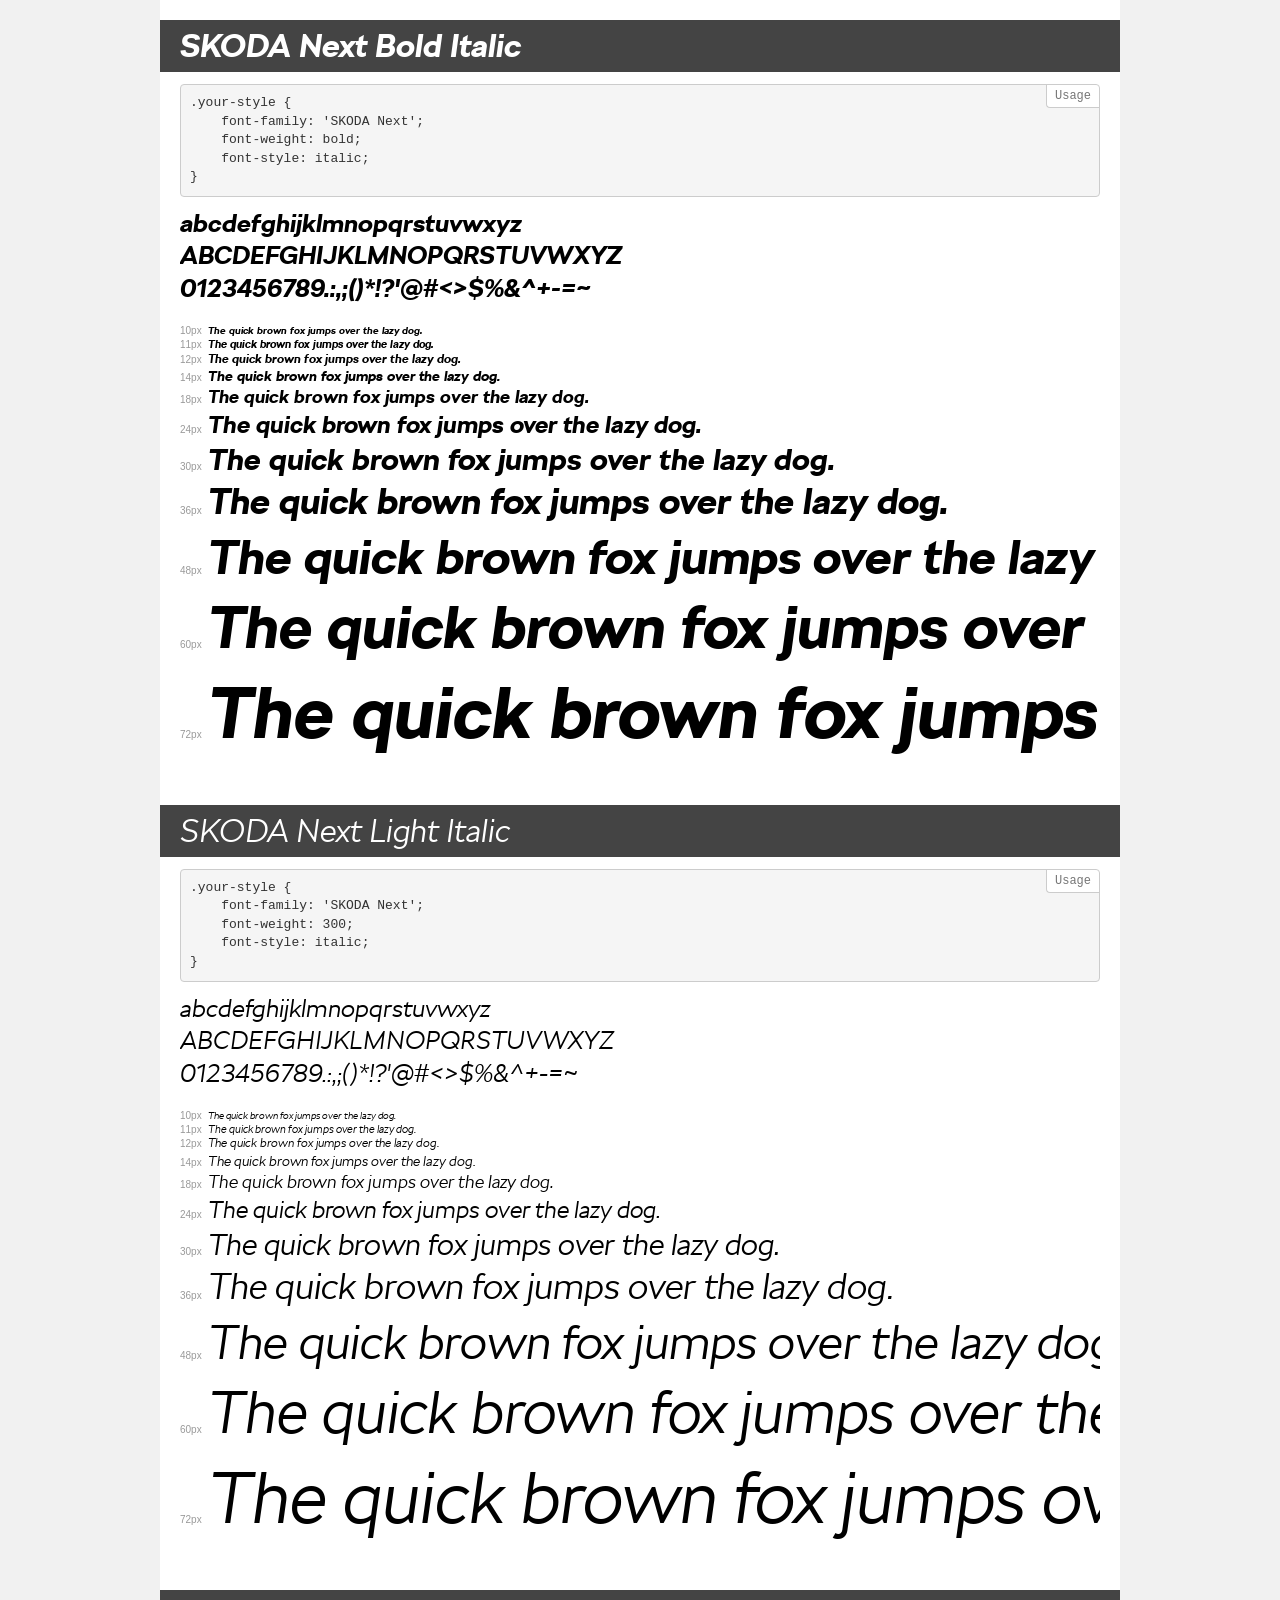
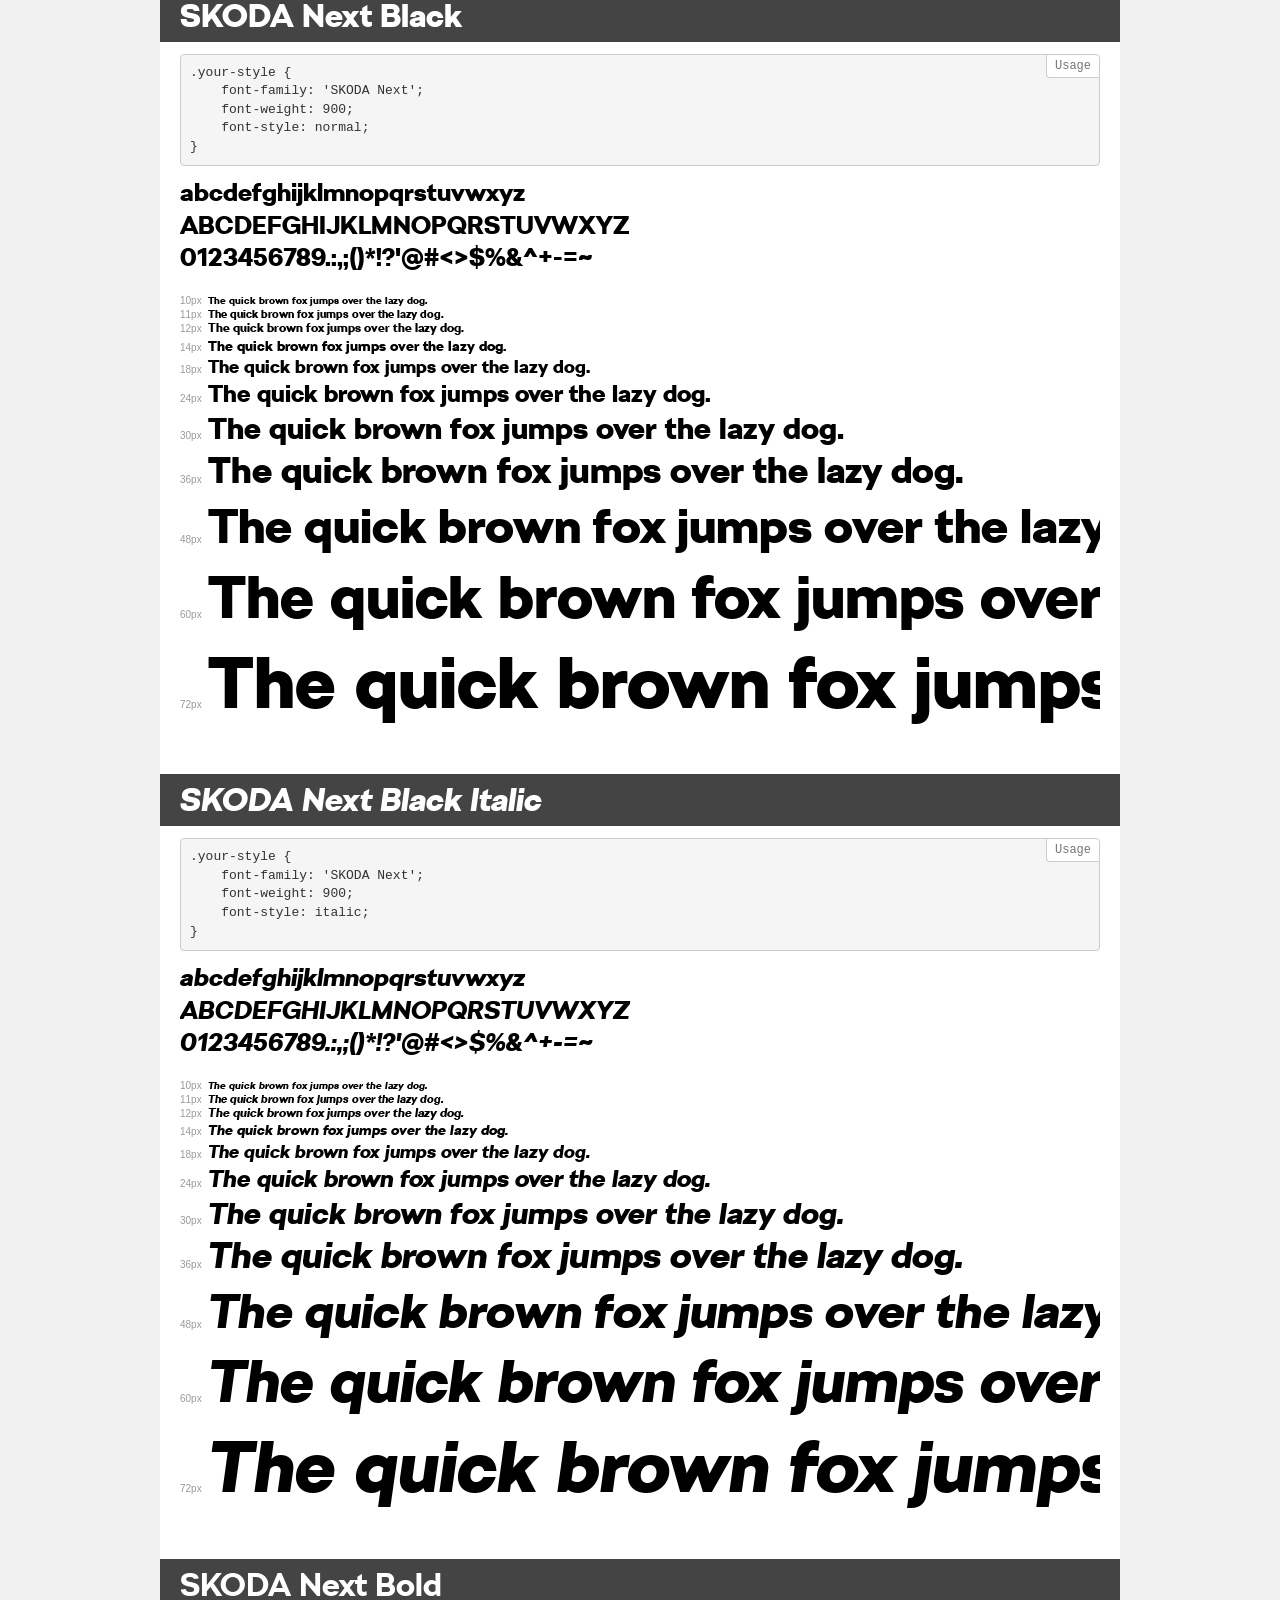
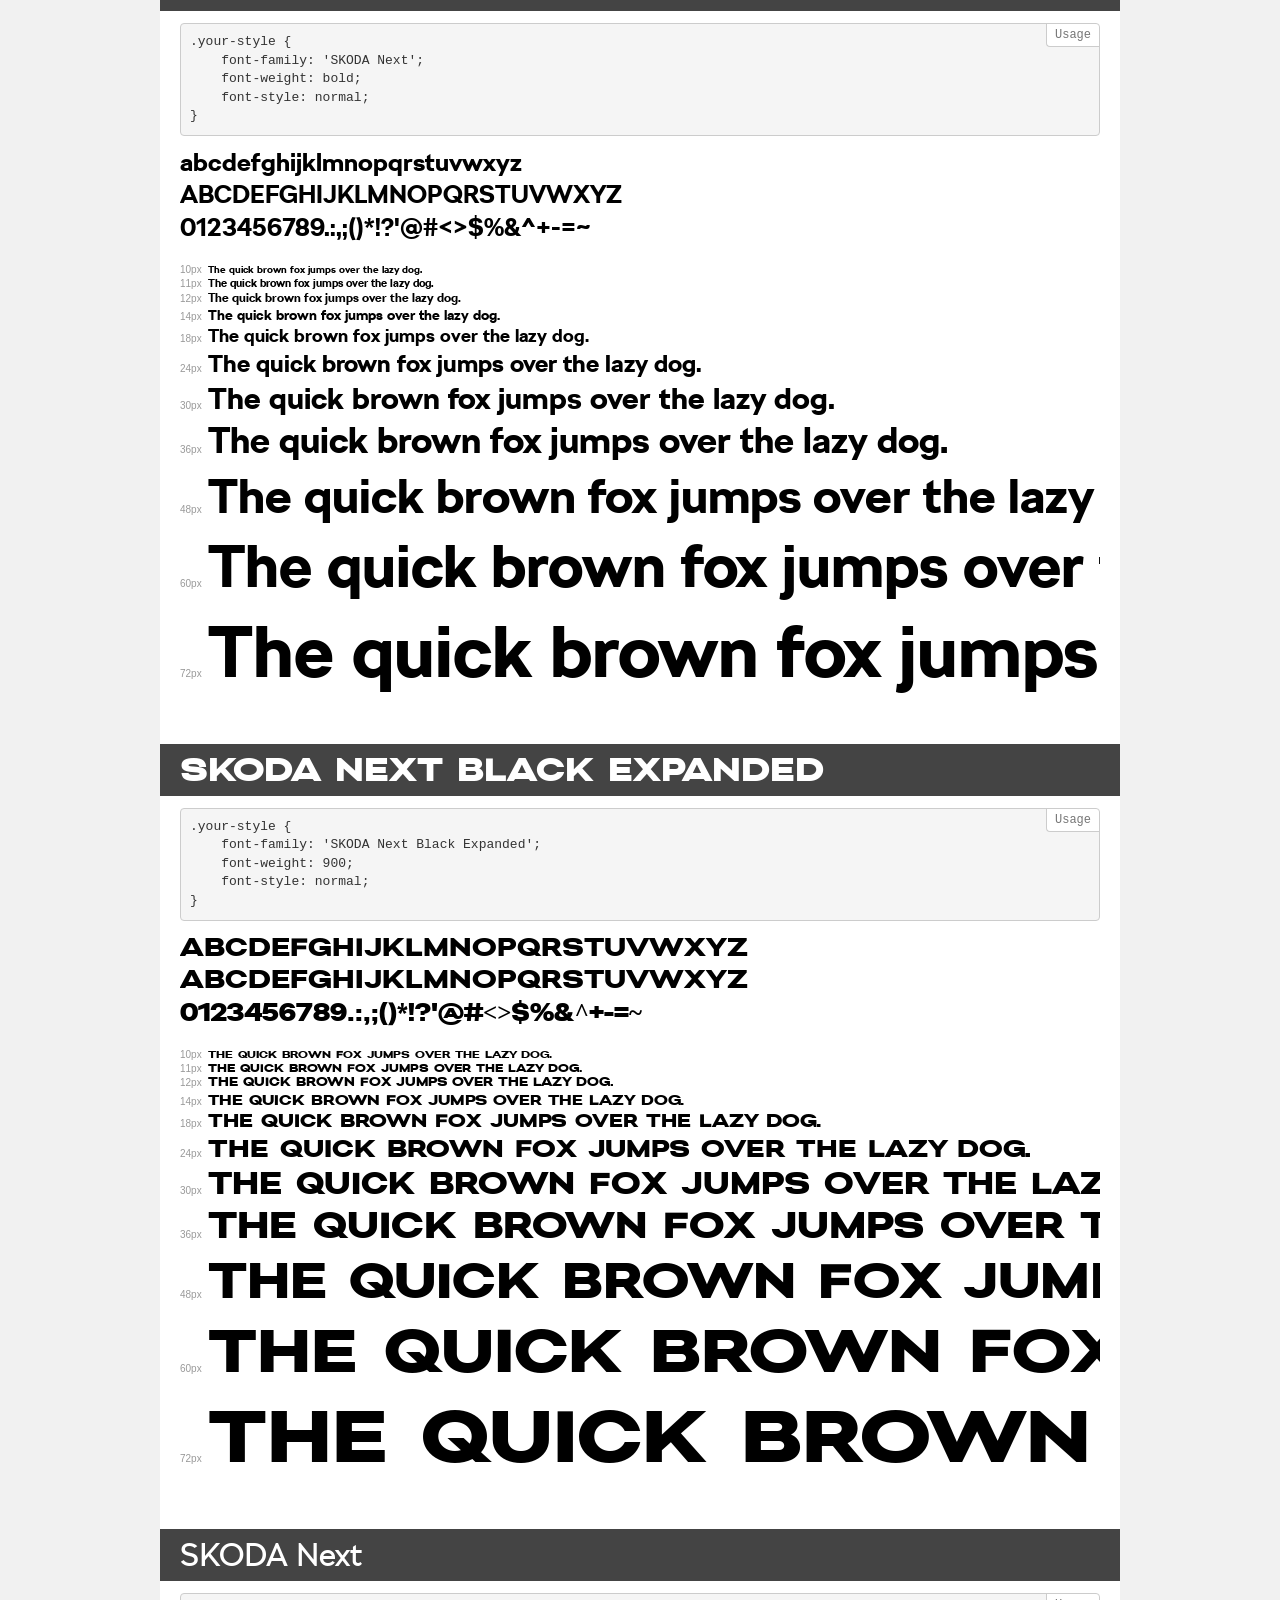
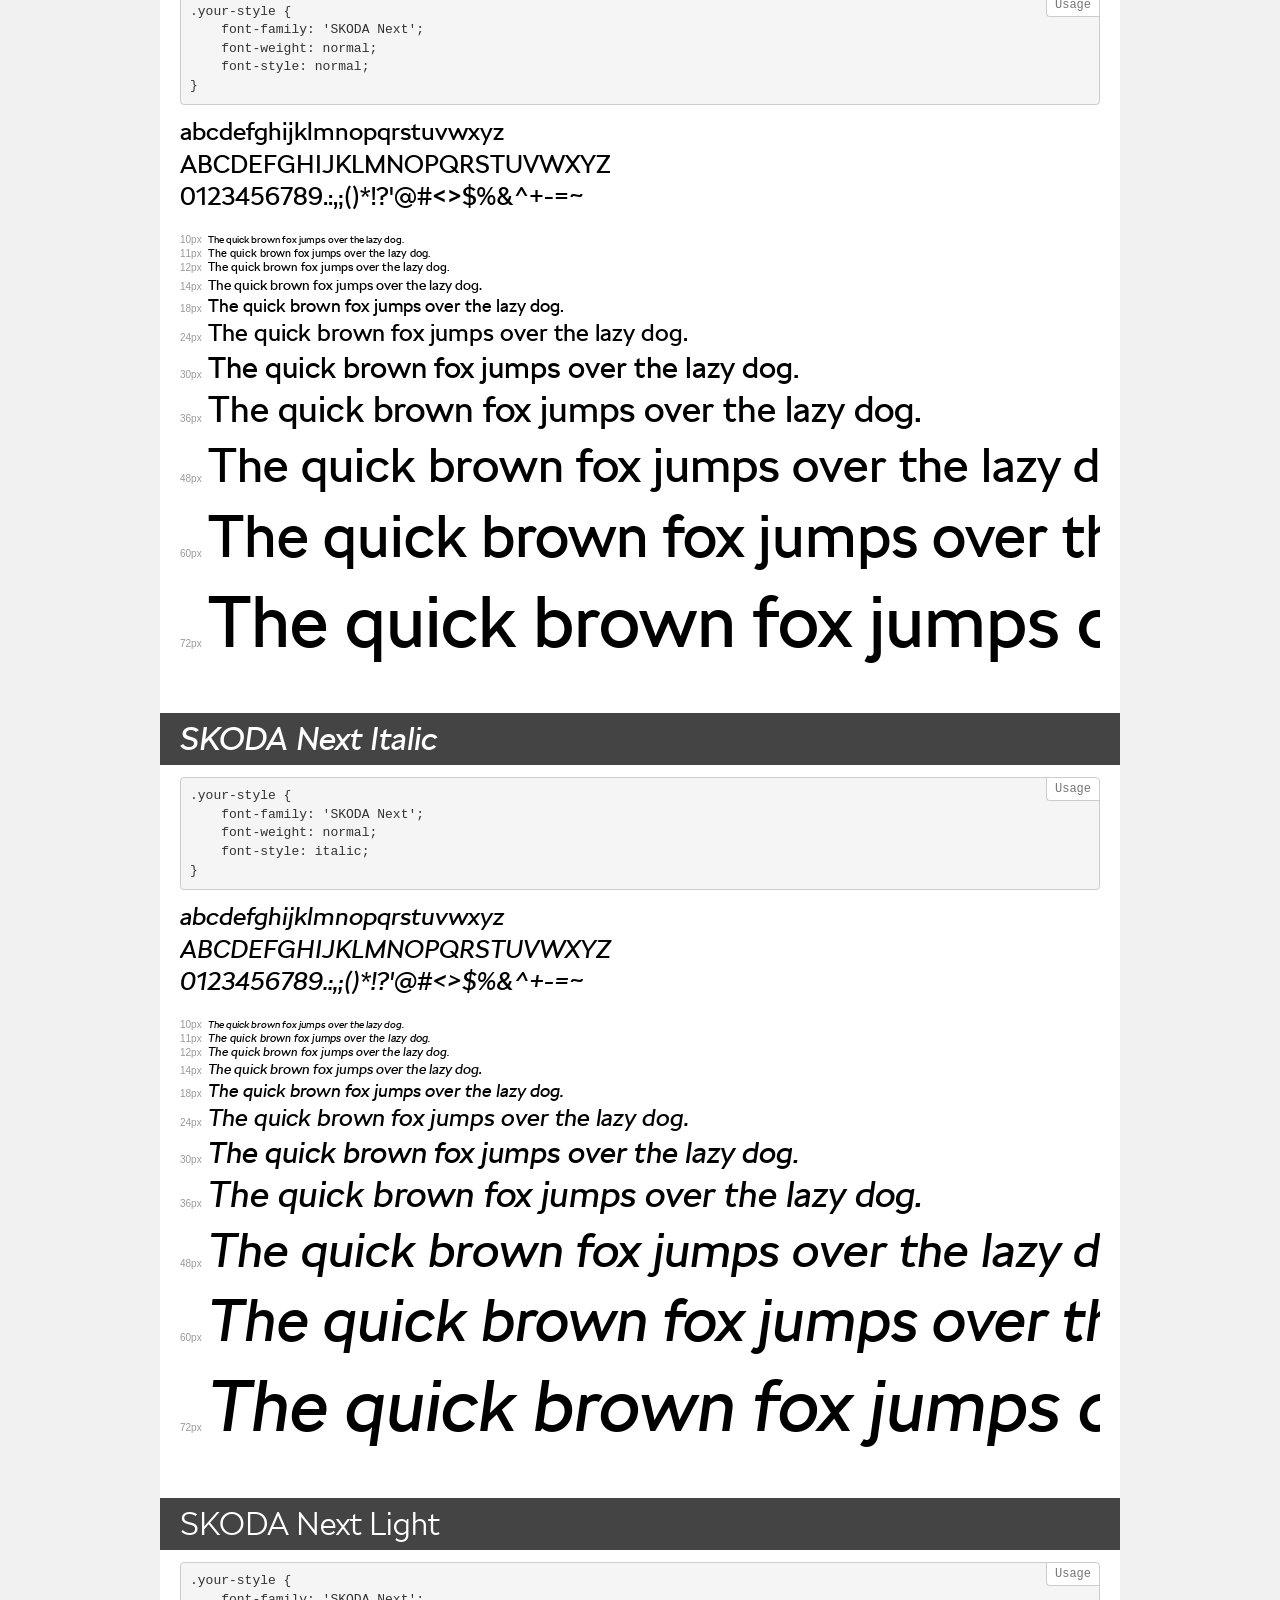
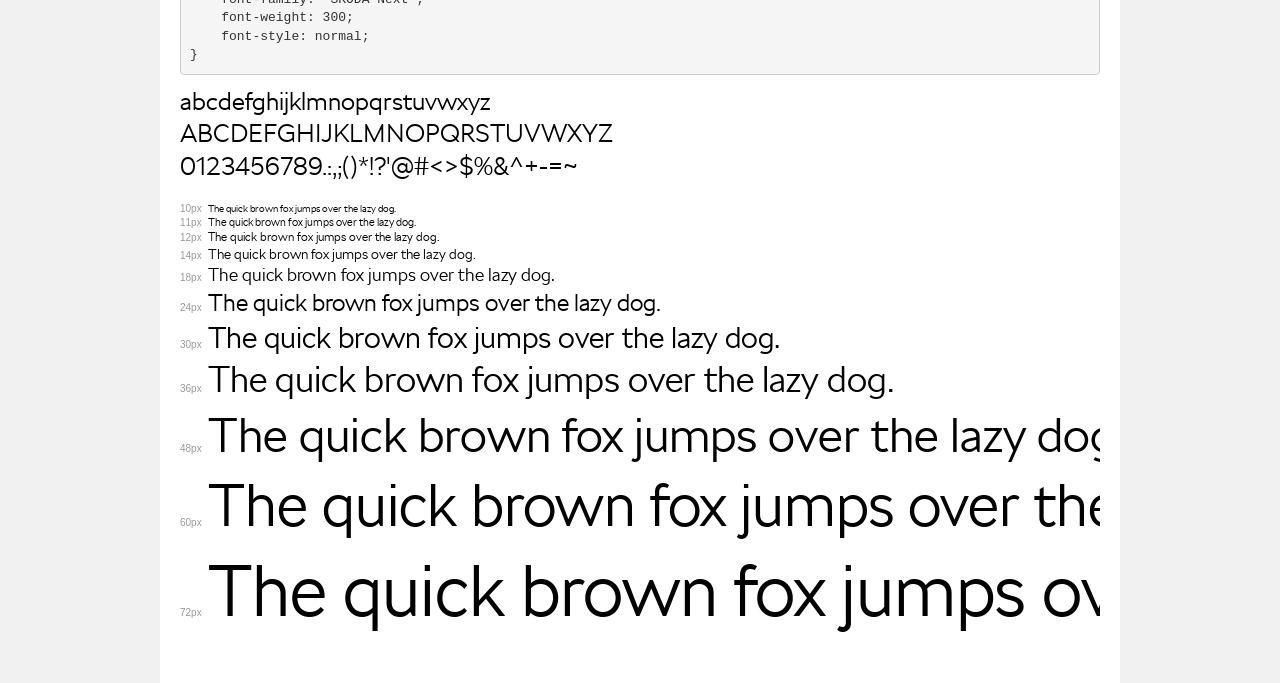
<file: Media/font/demo.html>
<!DOCTYPE html>
<html>
<head>
    <meta charset="utf-8">
    <meta http-equiv="X-UA-Compatible" content="IE=edge">
    <meta name="viewport" content="width=device-width, initial-scale=1">
    <meta name="robots" content="noindex, noarchive">
    <meta name="format-detection" content="telephone=no">
    <title>Transfonter demo</title>
    <link href="stylesheet.css" rel="stylesheet">
    <style>
        /*
        http://meyerweb.com/eric/tools/css/reset/
        v2.0 | 20110126
        License: none (public domain)
        */
        html, body, div, span, applet, object, iframe,
        h1, h2, h3, h4, h5, h6, p, blockquote, pre,
        a, abbr, acronym, address, big, cite, code,
        del, dfn, em, img, ins, kbd, q, s, samp,
        small, strike, strong, sub, sup, tt, var,
        b, u, i, center,
        dl, dt, dd, ol, ul, li,
        fieldset, form, label, legend,
        table, caption, tbody, tfoot, thead, tr, th, td,
        article, aside, canvas, details, embed,
        figure, figcaption, footer, header, hgroup,
        menu, nav, output, ruby, section, summary,
        time, mark, audio, video {
            margin: 0;
            padding: 0;
            border: 0;
            font-size: 100%;
            font: inherit;
            vertical-align: baseline;
        }
        /* HTML5 display-role reset for older browsers */
        article, aside, details, figcaption, figure,
        footer, header, hgroup, menu, nav, section {
            display: block;
        }
        body {
            line-height: 1;
        }
        ol, ul {
            list-style: none;
        }
        blockquote, q {
            quotes: none;
        }
        blockquote:before, blockquote:after,
        q:before, q:after {
            content: '';
            content: none;
        }
        table {
            border-collapse: collapse;
            border-spacing: 0;
        }
        /* common styles */
        body {
            background: #f1f1f1;
            color: #000;
        }
        .page {
            background: #fff;
            width: 920px;
            margin: 0 auto;
            padding: 20px 20px 0 20px;
            overflow: hidden;
        }
        .font-container {
            overflow-x: auto;
            overflow-y: hidden;
            margin-bottom: 40px;
            line-height: 1.3;
            white-space: nowrap;
            padding-bottom: 5px;
        }
        h1 {
            position: relative;
            background: #444;
            font-size: 32px;
            color: #fff;
            padding: 10px 20px;
            margin: 0 -20px 12px -20px;
        }
        .letters {
            font-size: 25px;
            margin-bottom: 20px;
        }
        .s10:before {
            content: '10px';
        }
        .s11:before {
            content: '11px';
        }
        .s12:before {
            content: '12px';
        }
        .s14:before {
            content: '14px';
        }
        .s18:before {
            content: '18px';
        }
        .s24:before {
            content: '24px';
        }
        .s30:before {
            content: '30px';
        }
        .s36:before {
            content: '36px';
        }
        .s48:before {
            content: '48px';
        }
        .s60:before {
            content: '60px';
        }
        .s72:before {
            content: '72px';
        }
        .s10:before, .s11:before, .s12:before, .s14:before,
        .s18:before, .s24:before, .s30:before, .s36:before,
        .s48:before, .s60:before, .s72:before {
            font-family: Arial, sans-serif;
            font-size: 10px;
            font-weight: normal;
            font-style: normal;
            color: #999;
            padding-right: 6px;
        }
        pre {
            display: block;
            position: relative;
            padding: 9px;
            margin: 0 0 10px;
            font-family: Monaco, Menlo, Consolas, "Courier New", monospace !important;
            font-size: 13px;
            line-height: 1.428571429;
            color: #333;
            font-weight: normal !important;
            font-style: normal !important;
            background-color: #f5f5f5;
            border: 1px solid #ccc;
            overflow-x: auto;
            border-radius: 4px;
        }
        pre:after {
            display: block;
            position: absolute;
            right: 0;
            top: 0;
            content: 'Usage';
            line-height: 1;
            padding: 5px 8px;
            font-size: 12px;
            color: #767676;
            background-color: #fff;
            border: 1px solid #ccc;
            border-right: none;
            border-top: none;
            border-radius: 0 4px 0 4px;
            z-index: 10;
        }
        /* responsive */
        @media (max-width: 959px) {
            .page {
                width: auto;
                margin: 0;
            }
        }
    </style>
</head>
<body>
<div class="page">
    <div class="demo" style="font-family: 'SKODA Next'; font-weight: bold; font-style: italic;">
        <h1>SKODA Next Bold Italic</h1>
        <pre>.your-style {
    font-family: 'SKODA Next';
    font-weight: bold;
    font-style: italic;
}</pre>
        <div class="font-container">
            <p class="letters">
                abcdefghijklmnopqrstuvwxyz<br>
ABCDEFGHIJKLMNOPQRSTUVWXYZ<br>
                0123456789.:,;()*!?'@#<>$%&^+-=~
            </p>
            <p class="s10" style="font-size: 10px;">The quick brown fox jumps over the lazy dog.</p>
            <p class="s11" style="font-size: 11px;">The quick brown fox jumps over the lazy dog.</p>
            <p class="s12" style="font-size: 12px;">The quick brown fox jumps over the lazy dog.</p>
            <p class="s14" style="font-size: 14px;">The quick brown fox jumps over the lazy dog.</p>
            <p class="s18" style="font-size: 18px;">The quick brown fox jumps over the lazy dog.</p>
            <p class="s24" style="font-size: 24px;">The quick brown fox jumps over the lazy dog.</p>
            <p class="s30" style="font-size: 30px;">The quick brown fox jumps over the lazy dog.</p>
            <p class="s36" style="font-size: 36px;">The quick brown fox jumps over the lazy dog.</p>
            <p class="s48" style="font-size: 48px;">The quick brown fox jumps over the lazy dog.</p>
            <p class="s60" style="font-size: 60px;">The quick brown fox jumps over the lazy dog.</p>
            <p class="s72" style="font-size: 72px;">The quick brown fox jumps over the lazy dog.</p>
        </div>
    </div>
    <div class="demo" style="font-family: 'SKODA Next'; font-weight: 300; font-style: italic;">
        <h1>SKODA Next Light Italic</h1>
        <pre>.your-style {
    font-family: 'SKODA Next';
    font-weight: 300;
    font-style: italic;
}</pre>
        <div class="font-container">
            <p class="letters">
                abcdefghijklmnopqrstuvwxyz<br>
ABCDEFGHIJKLMNOPQRSTUVWXYZ<br>
                0123456789.:,;()*!?'@#<>$%&^+-=~
            </p>
            <p class="s10" style="font-size: 10px;">The quick brown fox jumps over the lazy dog.</p>
            <p class="s11" style="font-size: 11px;">The quick brown fox jumps over the lazy dog.</p>
            <p class="s12" style="font-size: 12px;">The quick brown fox jumps over the lazy dog.</p>
            <p class="s14" style="font-size: 14px;">The quick brown fox jumps over the lazy dog.</p>
            <p class="s18" style="font-size: 18px;">The quick brown fox jumps over the lazy dog.</p>
            <p class="s24" style="font-size: 24px;">The quick brown fox jumps over the lazy dog.</p>
            <p class="s30" style="font-size: 30px;">The quick brown fox jumps over the lazy dog.</p>
            <p class="s36" style="font-size: 36px;">The quick brown fox jumps over the lazy dog.</p>
            <p class="s48" style="font-size: 48px;">The quick brown fox jumps over the lazy dog.</p>
            <p class="s60" style="font-size: 60px;">The quick brown fox jumps over the lazy dog.</p>
            <p class="s72" style="font-size: 72px;">The quick brown fox jumps over the lazy dog.</p>
        </div>
    </div>
    <div class="demo" style="font-family: 'SKODA Next'; font-weight: 900; font-style: normal;">
        <h1>SKODA Next Black</h1>
        <pre>.your-style {
    font-family: 'SKODA Next';
    font-weight: 900;
    font-style: normal;
}</pre>
        <div class="font-container">
            <p class="letters">
                abcdefghijklmnopqrstuvwxyz<br>
ABCDEFGHIJKLMNOPQRSTUVWXYZ<br>
                0123456789.:,;()*!?'@#<>$%&^+-=~
            </p>
            <p class="s10" style="font-size: 10px;">The quick brown fox jumps over the lazy dog.</p>
            <p class="s11" style="font-size: 11px;">The quick brown fox jumps over the lazy dog.</p>
            <p class="s12" style="font-size: 12px;">The quick brown fox jumps over the lazy dog.</p>
            <p class="s14" style="font-size: 14px;">The quick brown fox jumps over the lazy dog.</p>
            <p class="s18" style="font-size: 18px;">The quick brown fox jumps over the lazy dog.</p>
            <p class="s24" style="font-size: 24px;">The quick brown fox jumps over the lazy dog.</p>
            <p class="s30" style="font-size: 30px;">The quick brown fox jumps over the lazy dog.</p>
            <p class="s36" style="font-size: 36px;">The quick brown fox jumps over the lazy dog.</p>
            <p class="s48" style="font-size: 48px;">The quick brown fox jumps over the lazy dog.</p>
            <p class="s60" style="font-size: 60px;">The quick brown fox jumps over the lazy dog.</p>
            <p class="s72" style="font-size: 72px;">The quick brown fox jumps over the lazy dog.</p>
        </div>
    </div>
    <div class="demo" style="font-family: 'SKODA Next'; font-weight: 900; font-style: italic;">
        <h1>SKODA Next Black Italic</h1>
        <pre>.your-style {
    font-family: 'SKODA Next';
    font-weight: 900;
    font-style: italic;
}</pre>
        <div class="font-container">
            <p class="letters">
                abcdefghijklmnopqrstuvwxyz<br>
ABCDEFGHIJKLMNOPQRSTUVWXYZ<br>
                0123456789.:,;()*!?'@#<>$%&^+-=~
            </p>
            <p class="s10" style="font-size: 10px;">The quick brown fox jumps over the lazy dog.</p>
            <p class="s11" style="font-size: 11px;">The quick brown fox jumps over the lazy dog.</p>
            <p class="s12" style="font-size: 12px;">The quick brown fox jumps over the lazy dog.</p>
            <p class="s14" style="font-size: 14px;">The quick brown fox jumps over the lazy dog.</p>
            <p class="s18" style="font-size: 18px;">The quick brown fox jumps over the lazy dog.</p>
            <p class="s24" style="font-size: 24px;">The quick brown fox jumps over the lazy dog.</p>
            <p class="s30" style="font-size: 30px;">The quick brown fox jumps over the lazy dog.</p>
            <p class="s36" style="font-size: 36px;">The quick brown fox jumps over the lazy dog.</p>
            <p class="s48" style="font-size: 48px;">The quick brown fox jumps over the lazy dog.</p>
            <p class="s60" style="font-size: 60px;">The quick brown fox jumps over the lazy dog.</p>
            <p class="s72" style="font-size: 72px;">The quick brown fox jumps over the lazy dog.</p>
        </div>
    </div>
    <div class="demo" style="font-family: 'SKODA Next'; font-weight: bold; font-style: normal;">
        <h1>SKODA Next Bold</h1>
        <pre>.your-style {
    font-family: 'SKODA Next';
    font-weight: bold;
    font-style: normal;
}</pre>
        <div class="font-container">
            <p class="letters">
                abcdefghijklmnopqrstuvwxyz<br>
ABCDEFGHIJKLMNOPQRSTUVWXYZ<br>
                0123456789.:,;()*!?'@#<>$%&^+-=~
            </p>
            <p class="s10" style="font-size: 10px;">The quick brown fox jumps over the lazy dog.</p>
            <p class="s11" style="font-size: 11px;">The quick brown fox jumps over the lazy dog.</p>
            <p class="s12" style="font-size: 12px;">The quick brown fox jumps over the lazy dog.</p>
            <p class="s14" style="font-size: 14px;">The quick brown fox jumps over the lazy dog.</p>
            <p class="s18" style="font-size: 18px;">The quick brown fox jumps over the lazy dog.</p>
            <p class="s24" style="font-size: 24px;">The quick brown fox jumps over the lazy dog.</p>
            <p class="s30" style="font-size: 30px;">The quick brown fox jumps over the lazy dog.</p>
            <p class="s36" style="font-size: 36px;">The quick brown fox jumps over the lazy dog.</p>
            <p class="s48" style="font-size: 48px;">The quick brown fox jumps over the lazy dog.</p>
            <p class="s60" style="font-size: 60px;">The quick brown fox jumps over the lazy dog.</p>
            <p class="s72" style="font-size: 72px;">The quick brown fox jumps over the lazy dog.</p>
        </div>
    </div>
    <div class="demo" style="font-family: 'SKODA Next Black Expanded'; font-weight: 900; font-style: normal;">
        <h1>SKODA Next Black Expanded</h1>
        <pre>.your-style {
    font-family: 'SKODA Next Black Expanded';
    font-weight: 900;
    font-style: normal;
}</pre>
        <div class="font-container">
            <p class="letters">
                abcdefghijklmnopqrstuvwxyz<br>
ABCDEFGHIJKLMNOPQRSTUVWXYZ<br>
                0123456789.:,;()*!?'@#<>$%&^+-=~
            </p>
            <p class="s10" style="font-size: 10px;">The quick brown fox jumps over the lazy dog.</p>
            <p class="s11" style="font-size: 11px;">The quick brown fox jumps over the lazy dog.</p>
            <p class="s12" style="font-size: 12px;">The quick brown fox jumps over the lazy dog.</p>
            <p class="s14" style="font-size: 14px;">The quick brown fox jumps over the lazy dog.</p>
            <p class="s18" style="font-size: 18px;">The quick brown fox jumps over the lazy dog.</p>
            <p class="s24" style="font-size: 24px;">The quick brown fox jumps over the lazy dog.</p>
            <p class="s30" style="font-size: 30px;">The quick brown fox jumps over the lazy dog.</p>
            <p class="s36" style="font-size: 36px;">The quick brown fox jumps over the lazy dog.</p>
            <p class="s48" style="font-size: 48px;">The quick brown fox jumps over the lazy dog.</p>
            <p class="s60" style="font-size: 60px;">The quick brown fox jumps over the lazy dog.</p>
            <p class="s72" style="font-size: 72px;">The quick brown fox jumps over the lazy dog.</p>
        </div>
    </div>
    <div class="demo" style="font-family: 'SKODA Next'; font-weight: normal; font-style: normal;">
        <h1>SKODA Next</h1>
        <pre>.your-style {
    font-family: 'SKODA Next';
    font-weight: normal;
    font-style: normal;
}</pre>
        <div class="font-container">
            <p class="letters">
                abcdefghijklmnopqrstuvwxyz<br>
ABCDEFGHIJKLMNOPQRSTUVWXYZ<br>
                0123456789.:,;()*!?'@#<>$%&^+-=~
            </p>
            <p class="s10" style="font-size: 10px;">The quick brown fox jumps over the lazy dog.</p>
            <p class="s11" style="font-size: 11px;">The quick brown fox jumps over the lazy dog.</p>
            <p class="s12" style="font-size: 12px;">The quick brown fox jumps over the lazy dog.</p>
            <p class="s14" style="font-size: 14px;">The quick brown fox jumps over the lazy dog.</p>
            <p class="s18" style="font-size: 18px;">The quick brown fox jumps over the lazy dog.</p>
            <p class="s24" style="font-size: 24px;">The quick brown fox jumps over the lazy dog.</p>
            <p class="s30" style="font-size: 30px;">The quick brown fox jumps over the lazy dog.</p>
            <p class="s36" style="font-size: 36px;">The quick brown fox jumps over the lazy dog.</p>
            <p class="s48" style="font-size: 48px;">The quick brown fox jumps over the lazy dog.</p>
            <p class="s60" style="font-size: 60px;">The quick brown fox jumps over the lazy dog.</p>
            <p class="s72" style="font-size: 72px;">The quick brown fox jumps over the lazy dog.</p>
        </div>
    </div>
    <div class="demo" style="font-family: 'SKODA Next'; font-weight: normal; font-style: italic;">
        <h1>SKODA Next Italic</h1>
        <pre>.your-style {
    font-family: 'SKODA Next';
    font-weight: normal;
    font-style: italic;
}</pre>
        <div class="font-container">
            <p class="letters">
                abcdefghijklmnopqrstuvwxyz<br>
ABCDEFGHIJKLMNOPQRSTUVWXYZ<br>
                0123456789.:,;()*!?'@#<>$%&^+-=~
            </p>
            <p class="s10" style="font-size: 10px;">The quick brown fox jumps over the lazy dog.</p>
            <p class="s11" style="font-size: 11px;">The quick brown fox jumps over the lazy dog.</p>
            <p class="s12" style="font-size: 12px;">The quick brown fox jumps over the lazy dog.</p>
            <p class="s14" style="font-size: 14px;">The quick brown fox jumps over the lazy dog.</p>
            <p class="s18" style="font-size: 18px;">The quick brown fox jumps over the lazy dog.</p>
            <p class="s24" style="font-size: 24px;">The quick brown fox jumps over the lazy dog.</p>
            <p class="s30" style="font-size: 30px;">The quick brown fox jumps over the lazy dog.</p>
            <p class="s36" style="font-size: 36px;">The quick brown fox jumps over the lazy dog.</p>
            <p class="s48" style="font-size: 48px;">The quick brown fox jumps over the lazy dog.</p>
            <p class="s60" style="font-size: 60px;">The quick brown fox jumps over the lazy dog.</p>
            <p class="s72" style="font-size: 72px;">The quick brown fox jumps over the lazy dog.</p>
        </div>
    </div>
    <div class="demo" style="font-family: 'SKODA Next'; font-weight: 300; font-style: normal;">
        <h1>SKODA Next Light</h1>
        <pre>.your-style {
    font-family: 'SKODA Next';
    font-weight: 300;
    font-style: normal;
}</pre>
        <div class="font-container">
            <p class="letters">
                abcdefghijklmnopqrstuvwxyz<br>
ABCDEFGHIJKLMNOPQRSTUVWXYZ<br>
                0123456789.:,;()*!?'@#<>$%&^+-=~
            </p>
            <p class="s10" style="font-size: 10px;">The quick brown fox jumps over the lazy dog.</p>
            <p class="s11" style="font-size: 11px;">The quick brown fox jumps over the lazy dog.</p>
            <p class="s12" style="font-size: 12px;">The quick brown fox jumps over the lazy dog.</p>
            <p class="s14" style="font-size: 14px;">The quick brown fox jumps over the lazy dog.</p>
            <p class="s18" style="font-size: 18px;">The quick brown fox jumps over the lazy dog.</p>
            <p class="s24" style="font-size: 24px;">The quick brown fox jumps over the lazy dog.</p>
            <p class="s30" style="font-size: 30px;">The quick brown fox jumps over the lazy dog.</p>
            <p class="s36" style="font-size: 36px;">The quick brown fox jumps over the lazy dog.</p>
            <p class="s48" style="font-size: 48px;">The quick brown fox jumps over the lazy dog.</p>
            <p class="s60" style="font-size: 60px;">The quick brown fox jumps over the lazy dog.</p>
            <p class="s72" style="font-size: 72px;">The quick brown fox jumps over the lazy dog.</p>
        </div>
    </div>
</div>
</body>
</html>
</file>
<file: Media/font/stylesheet.css>
@font-face {
    font-family: 'SKODA Next';
    src: url('SKODANext-BoldItalic.eot');
    src: local('SKODA Next Bold Italic'), local('SKODANext-BoldItalic'),
        url('SKODANext-BoldItalic.eot?#iefix') format('embedded-opentype'),
        url('SKODANext-BoldItalic.woff2') format('woff2'),
        url('SKODANext-BoldItalic.woff') format('woff'),
        url('SKODANext-BoldItalic.ttf') format('truetype');
    font-weight: bold;
    font-style: italic;
}

@font-face {
    font-family: 'SKODA Next';
    src: url('SKODANext-LightItalic.eot');
    src: local('SKODA Next Light Italic'), local('SKODANext-LightItalic'),
        url('SKODANext-LightItalic.eot?#iefix') format('embedded-opentype'),
        url('SKODANext-LightItalic.woff2') format('woff2'),
        url('SKODANext-LightItalic.woff') format('woff'),
        url('SKODANext-LightItalic.ttf') format('truetype');
    font-weight: 300;
    font-style: italic;
}

@font-face {
    font-family: 'SKODA Next';
    src: url('SKODANext-Black.eot');
    src: local('SKODA Next Black'), local('SKODANext-Black'),
        url('SKODANext-Black.eot?#iefix') format('embedded-opentype'),
        url('SKODANext-Black.woff2') format('woff2'),
        url('SKODANext-Black.woff') format('woff'),
        url('SKODANext-Black.ttf') format('truetype');
    font-weight: 900;
    font-style: normal;
}

@font-face {
    font-family: 'SKODA Next';
    src: url('SKODANext-BlackItalic.eot');
    src: local('SKODA Next Black Italic'), local('SKODANext-BlackItalic'),
        url('SKODANext-BlackItalic.eot?#iefix') format('embedded-opentype'),
        url('SKODANext-BlackItalic.woff2') format('woff2'),
        url('SKODANext-BlackItalic.woff') format('woff'),
        url('SKODANext-BlackItalic.ttf') format('truetype');
    font-weight: 900;
    font-style: italic;
}

@font-face {
    font-family: 'SKODA Next';
    src: url('SKODANext-Bold.eot');
    src: local('SKODA Next Bold'), local('SKODANext-Bold'),
        url('SKODANext-Bold.eot?#iefix') format('embedded-opentype'),
        url('SKODANext-Bold.woff2') format('woff2'),
        url('SKODANext-Bold.woff') format('woff'),
        url('SKODANext-Bold.ttf') format('truetype');
    font-weight: bold;
    font-style: normal;
}

@font-face {
    font-family: 'SKODA Next Black Expanded';
    src: url('SKODANext-BlackExpanded.eot');
    src: local('SKODA Next Black Expanded'), local('SKODANext-BlackExpanded'),
        url('SKODANext-BlackExpanded.eot?#iefix') format('embedded-opentype'),
        url('SKODANext-BlackExpanded.woff2') format('woff2'),
        url('SKODANext-BlackExpanded.woff') format('woff'),
        url('SKODANext-BlackExpanded.ttf') format('truetype');
    font-weight: 900;
    font-style: normal;
}

@font-face {
    font-family: 'SKODA Next';
    src: url('SKODANext-Regular.eot');
    src: local('SKODA Next'), local('SKODANext-Regular'),
        url('SKODANext-Regular.eot?#iefix') format('embedded-opentype'),
        url('SKODANext-Regular.woff2') format('woff2'),
        url('SKODANext-Regular.woff') format('woff'),
        url('SKODANext-Regular.ttf') format('truetype');
    font-weight: normal;
    font-style: normal;
}

@font-face {
    font-family: 'SKODA Next';
    src: url('SKODANext-Italic.eot');
    src: local('SKODA Next Italic'), local('SKODANext-Italic'),
        url('SKODANext-Italic.eot?#iefix') format('embedded-opentype'),
        url('SKODANext-Italic.woff2') format('woff2'),
        url('SKODANext-Italic.woff') format('woff'),
        url('SKODANext-Italic.ttf') format('truetype');
    font-weight: normal;
    font-style: italic;
}

@font-face {
    font-family: 'SKODA Next';
    src: url('SKODANext-Light.eot');
    src: local('SKODA Next Light'), local('SKODANext-Light'),
        url('SKODANext-Light.eot?#iefix') format('embedded-opentype'),
        url('SKODANext-Light.woff2') format('woff2'),
        url('SKODANext-Light.woff') format('woff'),
        url('SKODANext-Light.ttf') format('truetype');
    font-weight: 300;
    font-style: normal;
}
</file>
